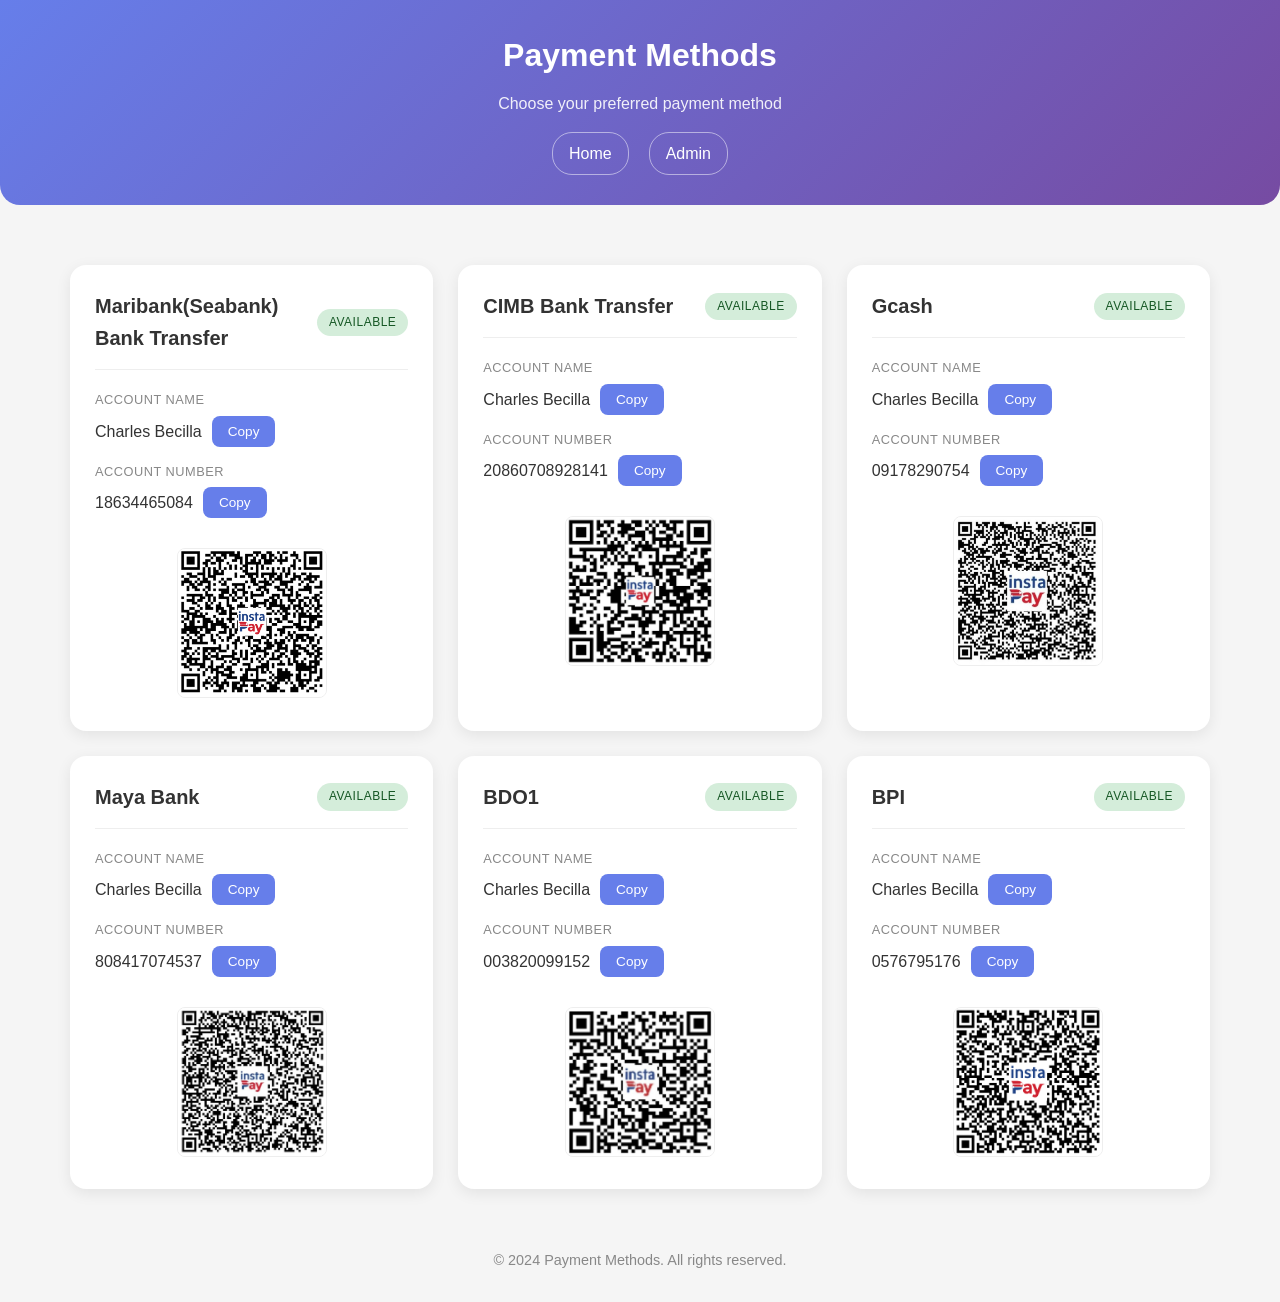
<file: index.html>
<!DOCTYPE html>
<html lang="en">
<head>
  <meta charset="UTF-8">
  <meta name="viewport" content="width=device-width, initial-scale=1.0">
  <title>Payment Methods</title>
  <link rel="stylesheet" href="style.css">
</head>
<body>
  <header>
    <h1>Payment Methods</h1>
    <p>Choose your preferred payment method</p>
    <nav class="nav-links">
      <a href="index.html">Home</a>
      <a href="admin.html">Admin</a>
    </nav>
  </header>

  <main class="container">
    <div id="cards-container" class="cards-grid">
      <!-- Payment cards will be rendered here -->
    </div>
    
    <div id="empty-state" class="empty-state" style="display: none;">
      <h3>No Payment Methods Available</h3>
      <p>Please check back later or contact the administrator.</p>
    </div>
  </main>

  <footer>
    <p>&copy; 2024 Payment Methods. All rights reserved.</p>
  </footer>

  <div id="toast" class="toast"></div>

  <script src="script.js"></script>
</body>
</html>
</file>
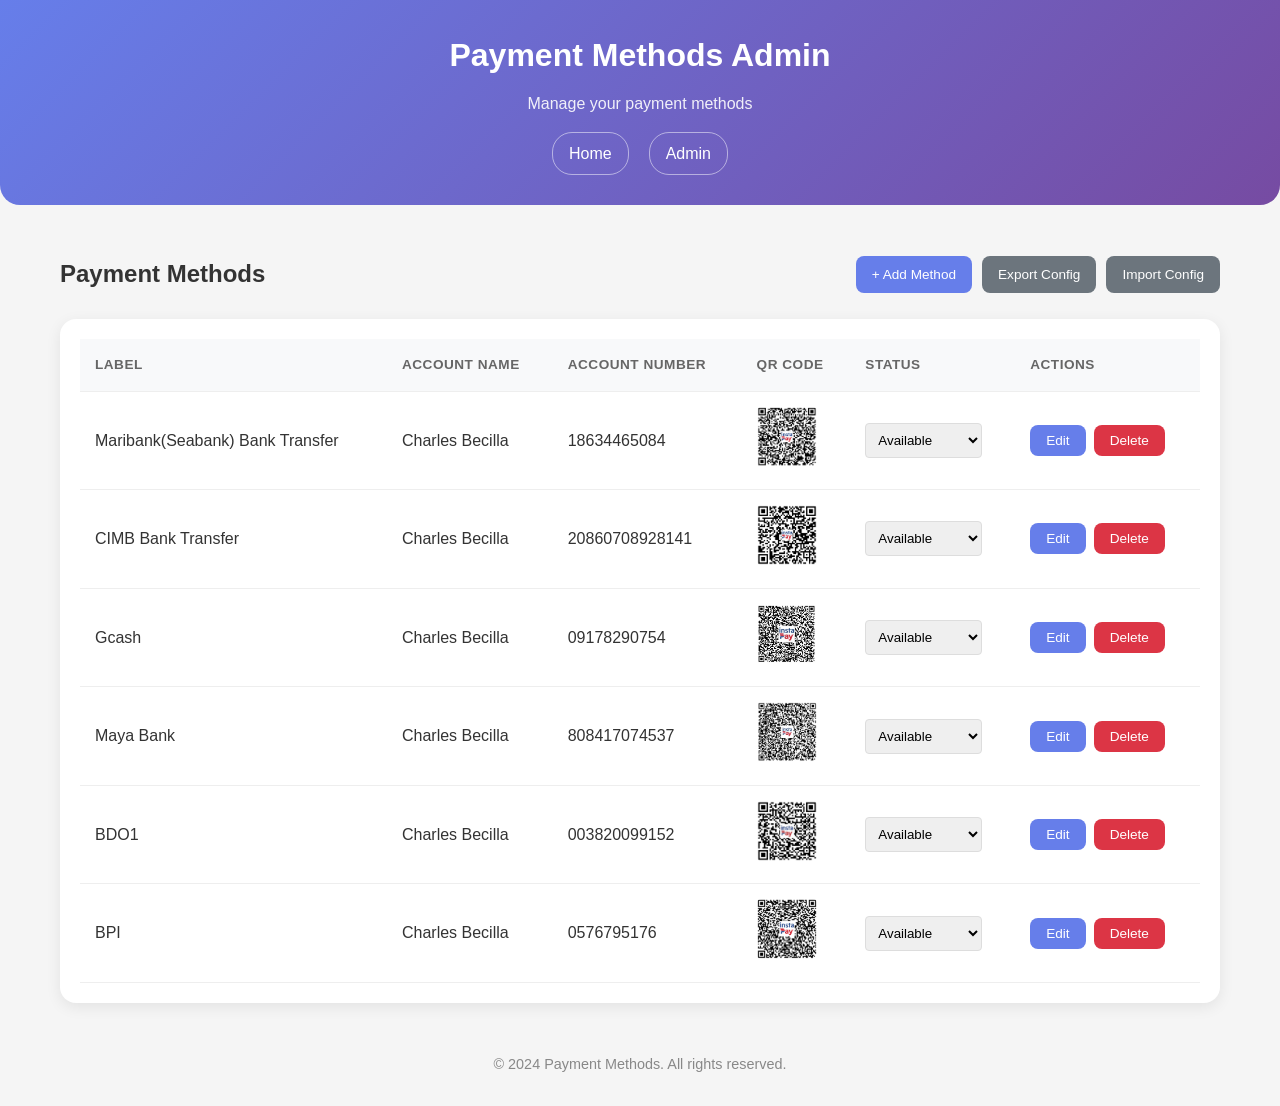
<file: admin.html>
<!DOCTYPE html>
<html lang="en">
<head>
  <meta charset="UTF-8">
  <meta name="viewport" content="width=device-width, initial-scale=1.0">
  <title>Admin - Payment Methods</title>
  <link rel="stylesheet" href="style.css">
</head>
<body>
  <header>
    <h1>Payment Methods Admin</h1>
    <p>Manage your payment methods</p>
    <nav class="nav-links">
      <a href="index.html">Home</a>
      <a href="admin.html">Admin</a>
    </nav>
  </header>

  <main class="container">
    <div class="admin-header">
      <h2>Payment Methods</h2>
      <div class="admin-actions">
        <button id="btn-add" class="btn btn-primary">+ Add Method</button>
        <button id="btn-export" class="btn btn-secondary">Export Config</button>
        <label class="btn btn-secondary" for="import-file">Import Config</label>
        <input type="file" id="import-file" accept=".json" style="display: none;">
      </div>
    </div>

    <div class="admin-table-container">
      <table class="admin-table">
        <thead>
          <tr>
            <th>Label</th>
            <th>Account Name</th>
            <th>Account Number</th>
            <th>QR Code</th>
            <th>Status</th>
            <th>Actions</th>
          </tr>
        </thead>
        <tbody id="methods-table">
          <!-- Table rows will be rendered here -->
        </tbody>
      </table>
    </div>

    <div id="empty-state" class="empty-state" style="display: none;">
      <h3>No Payment Methods</h3>
      <p>Click "Add Method" to create your first payment method.</p>
    </div>
  </main>

  <footer>
    <p>&copy; 2024 Payment Methods. All rights reserved.</p>
  </footer>

  <!-- Add/Edit Modal -->
  <div id="modal-overlay" class="modal-overlay">
    <div class="modal">
      <div class="modal-header">
        <h2 id="modal-title">Add Payment Method</h2>
        <button class="modal-close" id="modal-close">&times;</button>
      </div>
      <form id="method-form">
        <input type="hidden" id="method-id">
        
        <div class="form-group">
          <label for="method-label">Label *</label>
          <input type="text" id="method-label" required placeholder="e.g., Bank Transfer, PayPal">
        </div>
        
        <div class="form-group">
          <label for="method-account-name">Account Name *</label>
          <input type="text" id="method-account-name" required placeholder="e.g., John Doe">
        </div>
        
        <div class="form-group">
          <label for="method-account-number">Account Number *</label>
          <input type="text" id="method-account-number" required placeholder="e.g., 1234567890">
        </div>
        
        <div class="form-group">
          <label for="method-qr">QR Code Image</label>
          <input type="file" id="method-qr" accept="image/*">
          <div class="qr-preview" id="qr-preview"></div>
        </div>
        
        <div class="form-group">
          <label for="method-status">Status</label>
          <select id="method-status">
            <option value="available">Available</option>
            <option value="not-available">Not Available</option>
            <option value="hidden">Hidden</option>
          </select>
        </div>
        
        <div class="form-actions">
          <button type="button" class="btn btn-secondary" id="btn-cancel">Cancel</button>
          <button type="submit" class="btn btn-primary" id="btn-save">Save</button>
        </div>
      </form>
    </div>
  </div>

  <!-- Delete Confirmation Modal -->
  <div id="delete-modal-overlay" class="modal-overlay">
    <div class="modal">
      <div class="modal-header">
        <h2>Confirm Delete</h2>
        <button class="modal-close" id="delete-modal-close">&times;</button>
      </div>
      <p>Are you sure you want to delete this payment method? This action cannot be undone.</p>
      <div class="form-actions" style="margin-top: 25px;">
        <button type="button" class="btn btn-secondary" id="btn-delete-cancel">Cancel</button>
        <button type="button" class="btn btn-danger" id="btn-delete-confirm">Delete</button>
      </div>
    </div>
  </div>

  <div id="toast" class="toast"></div>

  <script src="admin.js"></script>
</body>
</html>
</file>
<file: style.css>
/* Reset and Base Styles */
* {
  box-sizing: border-box;
  margin: 0;
  padding: 0;
}

body {
  font-family: -apple-system, BlinkMacSystemFont, 'Segoe UI', Roboto, Oxygen, Ubuntu, sans-serif;
  background-color: #f5f5f5;
  color: #333;
  line-height: 1.6;
  min-height: 100vh;
}

/* Container */
.container {
  max-width: 1200px;
  margin: 0 auto;
  padding: 20px;
}

/* Header */
header {
  background: linear-gradient(135deg, #667eea 0%, #764ba2 100%);
  color: white;
  padding: 30px 20px;
  text-align: center;
  margin-bottom: 30px;
  border-radius: 0 0 20px 20px;
}

header h1 {
  font-size: 2rem;
  margin-bottom: 10px;
}

header p {
  opacity: 0.9;
  font-size: 1rem;
}

/* Navigation */
.nav-links {
  display: flex;
  justify-content: center;
  gap: 20px;
  margin-top: 15px;
}

.nav-links a {
  color: white;
  text-decoration: none;
  padding: 8px 16px;
  border: 1px solid rgba(255,255,255,0.5);
  border-radius: 20px;
  transition: all 0.3s ease;
}

.nav-links a:hover {
  background: rgba(255,255,255,0.2);
  border-color: white;
}

/* Payment Cards Grid */
.cards-grid {
  display: grid;
  grid-template-columns: repeat(auto-fill, minmax(320px, 1fr));
  gap: 25px;
  padding: 10px;
}

/* Payment Card */
.payment-card {
  background: white;
  border-radius: 16px;
  padding: 25px;
  box-shadow: 0 4px 15px rgba(0,0,0,0.08);
  transition: transform 0.3s ease, box-shadow 0.3s ease;
}

.payment-card:hover {
  transform: translateY(-5px);
  box-shadow: 0 8px 25px rgba(0,0,0,0.12);
}

.payment-card.hidden {
  display: none;
}

.payment-card.not-available {
  opacity: 0.6;
}

/* Card Header */
.card-header {
  display: flex;
  justify-content: space-between;
  align-items: center;
  margin-bottom: 20px;
  padding-bottom: 15px;
  border-bottom: 1px solid #eee;
}

.card-label {
  font-size: 1.25rem;
  font-weight: 600;
  color: #333;
}

/* Status Badge */
.status-badge {
  font-size: 0.75rem;
  padding: 4px 12px;
  border-radius: 20px;
  font-weight: 500;
  text-transform: uppercase;
  letter-spacing: 0.5px;
}

.status-badge.available {
  background: #d4edda;
  color: #155724;
}

.status-badge.not-available {
  background: #f8d7da;
  color: #721c24;
}

.status-badge.hidden {
  background: #e2e3e5;
  color: #383d41;
}

/* Card Content */
.card-content {
  display: flex;
  flex-direction: column;
  gap: 15px;
}

.info-row {
  display: flex;
  flex-direction: column;
  gap: 5px;
}

.info-label {
  font-size: 0.8rem;
  color: #888;
  text-transform: uppercase;
  letter-spacing: 0.5px;
}

.info-value {
  display: flex;
  align-items: center;
  gap: 10px;
  font-size: 1rem;
  color: #333;
  overflow-wrap: break-word;
  word-break: break-word;
}

/* QR Code */
.qr-container {
  text-align: center;
  margin-top: 15px;
}

.qr-container img {
  max-width: 150px;
  max-height: 150px;
  border-radius: 8px;
  border: 1px solid #eee;
}

.no-qr {
  color: #999;
  font-style: italic;
  font-size: 0.9rem;
}

/* Buttons */
.btn {
  padding: 8px 16px;
  border: none;
  border-radius: 8px;
  cursor: pointer;
  font-size: 0.85rem;
  font-weight: 500;
  transition: all 0.2s ease;
}

.btn-copy {
  background: #667eea;
  color: white;
}

.btn-copy:hover {
  background: #5a6fd6;
}

.btn-copy.copied {
  background: #28a745;
}

.btn-primary {
  background: #667eea;
  color: white;
}

.btn-primary:hover {
  background: #5a6fd6;
}

.btn-secondary {
  background: #6c757d;
  color: white;
}

.btn-secondary:hover {
  background: #5a6268;
}

.btn-danger {
  background: #dc3545;
  color: white;
}

.btn-danger:hover {
  background: #c82333;
}

.btn-success {
  background: #28a745;
  color: white;
}

.btn-success:hover {
  background: #218838;
}

/* Admin Page Styles */
.admin-header {
  display: flex;
  justify-content: space-between;
  align-items: center;
  flex-wrap: wrap;
  gap: 15px;
  margin-bottom: 25px;
}

.admin-actions {
  display: flex;
  gap: 10px;
  flex-wrap: wrap;
}

/* Admin Table */
.admin-table-container {
  background: white;
  border-radius: 16px;
  padding: 20px;
  box-shadow: 0 4px 15px rgba(0,0,0,0.08);
  overflow-x: auto;
}

.admin-table {
  width: 100%;
  border-collapse: collapse;
}

.admin-table th,
.admin-table td {
  padding: 15px;
  text-align: left;
  border-bottom: 1px solid #eee;
}

.admin-table th {
  background: #f8f9fa;
  font-weight: 600;
  font-size: 0.85rem;
  text-transform: uppercase;
  letter-spacing: 0.5px;
  color: #666;
}

.admin-table tr:hover {
  background: #f8f9fa;
}

.admin-table .qr-thumb {
  max-width: 60px;
  max-height: 60px;
  border-radius: 4px;
}

.table-actions {
  display: flex;
  gap: 8px;
}

/* Modal */
.modal-overlay {
  display: none;
  position: fixed;
  top: 0;
  left: 0;
  right: 0;
  bottom: 0;
  background: rgba(0,0,0,0.5);
  z-index: 1000;
  justify-content: center;
  align-items: center;
  padding: 20px;
}

.modal-overlay.active {
  display: flex;
}

.modal {
  background: white;
  border-radius: 16px;
  padding: 30px;
  max-width: 500px;
  width: 100%;
  max-height: 90vh;
  overflow-y: auto;
}

.modal-header {
  display: flex;
  justify-content: space-between;
  align-items: center;
  margin-bottom: 25px;
}

.modal-header h2 {
  font-size: 1.5rem;
  color: #333;
}

.modal-close {
  background: none;
  border: none;
  font-size: 1.5rem;
  cursor: pointer;
  color: #999;
  transition: color 0.2s;
}

.modal-close:hover {
  color: #333;
}

/* Form Styles */
.form-group {
  margin-bottom: 20px;
}

.form-group label {
  display: block;
  margin-bottom: 8px;
  font-weight: 500;
  color: #333;
}

.form-group input,
.form-group select {
  width: 100%;
  padding: 12px;
  border: 1px solid #ddd;
  border-radius: 8px;
  font-size: 1rem;
  transition: border-color 0.2s;
}

.form-group input:focus,
.form-group select:focus {
  outline: none;
  border-color: #667eea;
}

.form-group input[type="file"] {
  padding: 10px;
}

.qr-preview {
  margin-top: 10px;
  text-align: center;
}

.qr-preview img {
  max-width: 120px;
  max-height: 120px;
  border-radius: 8px;
  border: 1px solid #ddd;
}

.form-actions {
  display: flex;
  gap: 10px;
  justify-content: flex-end;
  margin-top: 25px;
}

/* Toast Notification */
.toast {
  position: fixed;
  bottom: 20px;
  right: 20px;
  background: #333;
  color: white;
  padding: 15px 25px;
  border-radius: 8px;
  box-shadow: 0 4px 15px rgba(0,0,0,0.2);
  transform: translateY(100px);
  opacity: 0;
  transition: all 0.3s ease;
  z-index: 2000;
}

.toast.show {
  transform: translateY(0);
  opacity: 1;
}

.toast.success {
  background: #28a745;
}

.toast.error {
  background: #dc3545;
}

/* Empty State */
.empty-state {
  text-align: center;
  padding: 60px 20px;
  color: #888;
}

.empty-state h3 {
  margin-bottom: 10px;
  font-size: 1.25rem;
}

/* Footer */
footer {
  text-align: center;
  padding: 30px;
  color: #888;
  font-size: 0.9rem;
}

/* Responsive Design */
@media (max-width: 768px) {
  header h1 {
    font-size: 1.5rem;
  }
  
  .cards-grid {
    grid-template-columns: 1fr;
  }
  
  .admin-header {
    flex-direction: column;
    align-items: flex-start;
  }
  
  .admin-actions {
    width: 100%;
    justify-content: flex-start;
  }
  
  .modal {
    padding: 20px;
    margin: 10px;
  }
  
  .admin-table th,
  .admin-table td {
    padding: 10px;
    font-size: 0.85rem;
  }
  
  .table-actions {
    flex-direction: column;
  }
}

@media (max-width: 480px) {
  .container {
    padding: 10px;
  }
  
  header {
    padding: 20px 15px;
  }
  
  .payment-card {
    padding: 20px;
  }
  
  .nav-links {
    flex-direction: column;
    gap: 10px;
  }
  
  .nav-links a {
    display: block;
    text-align: center;
  }
}
</file>
